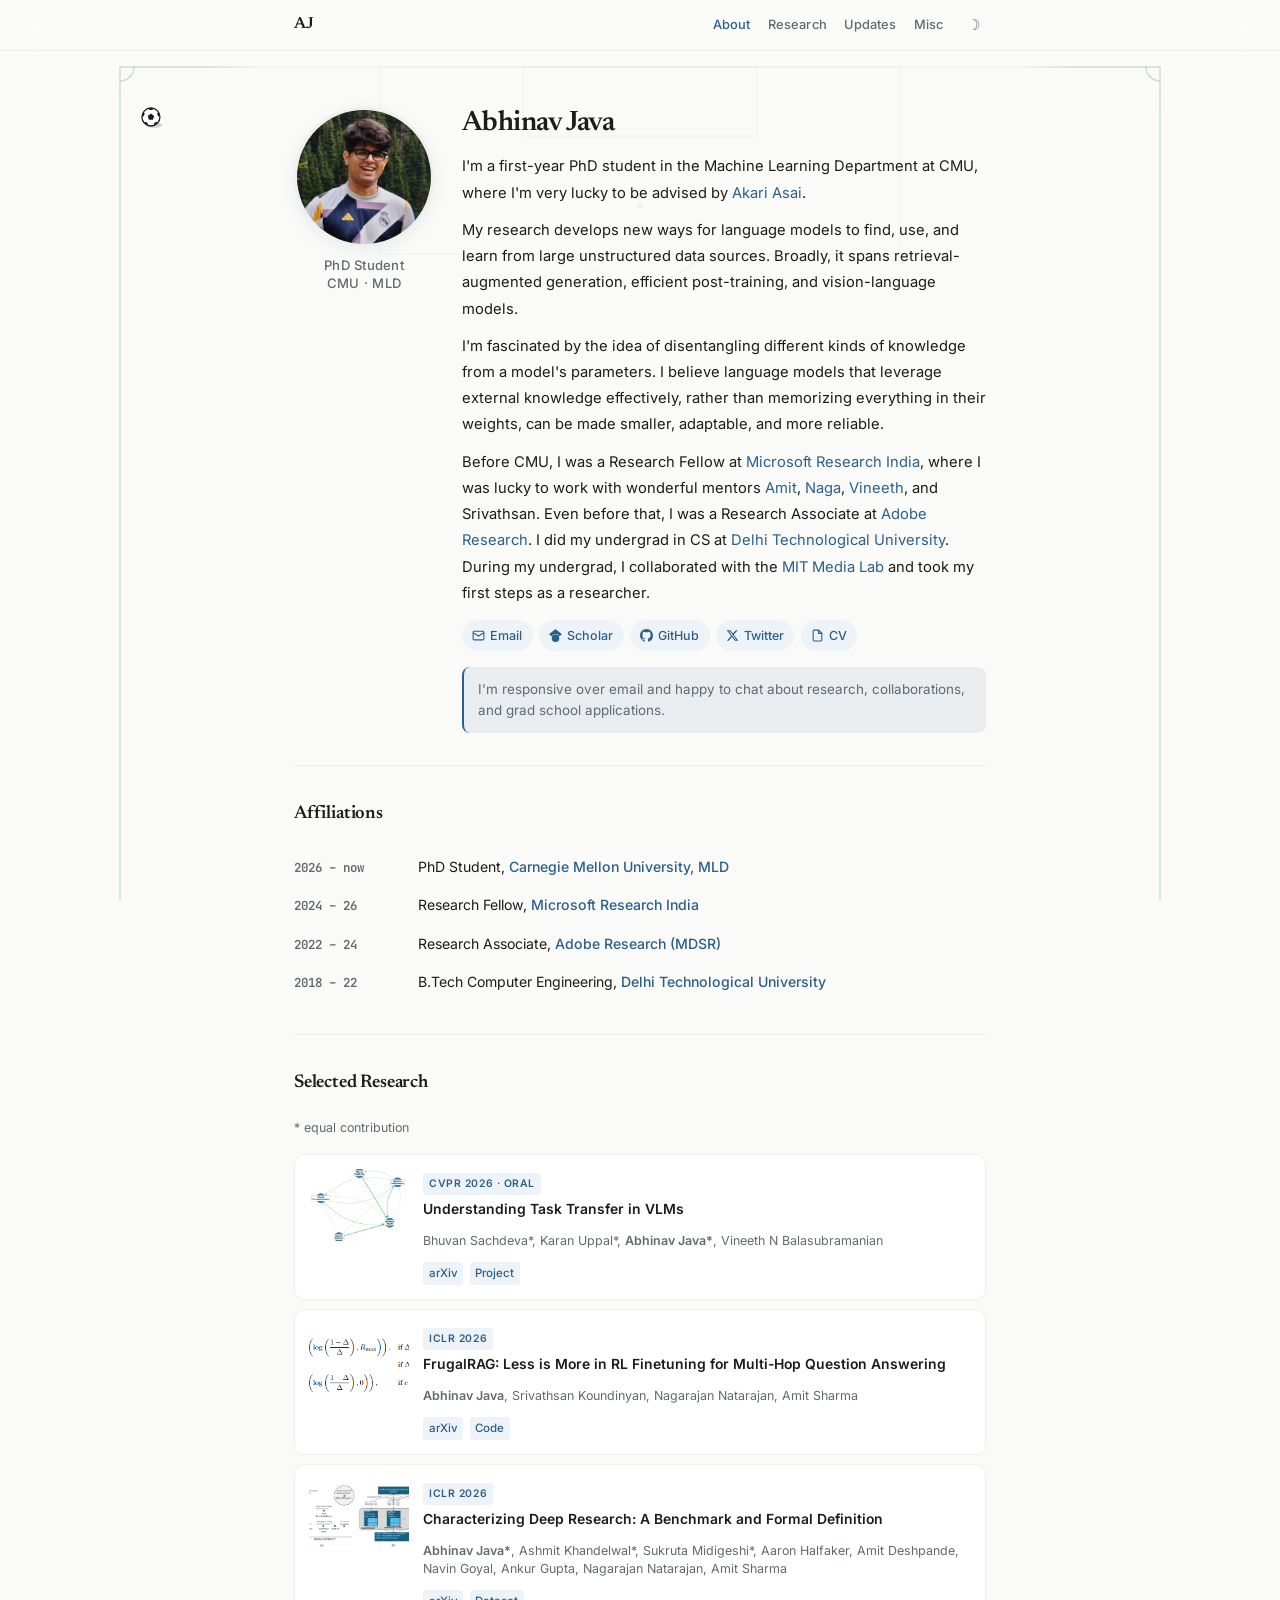
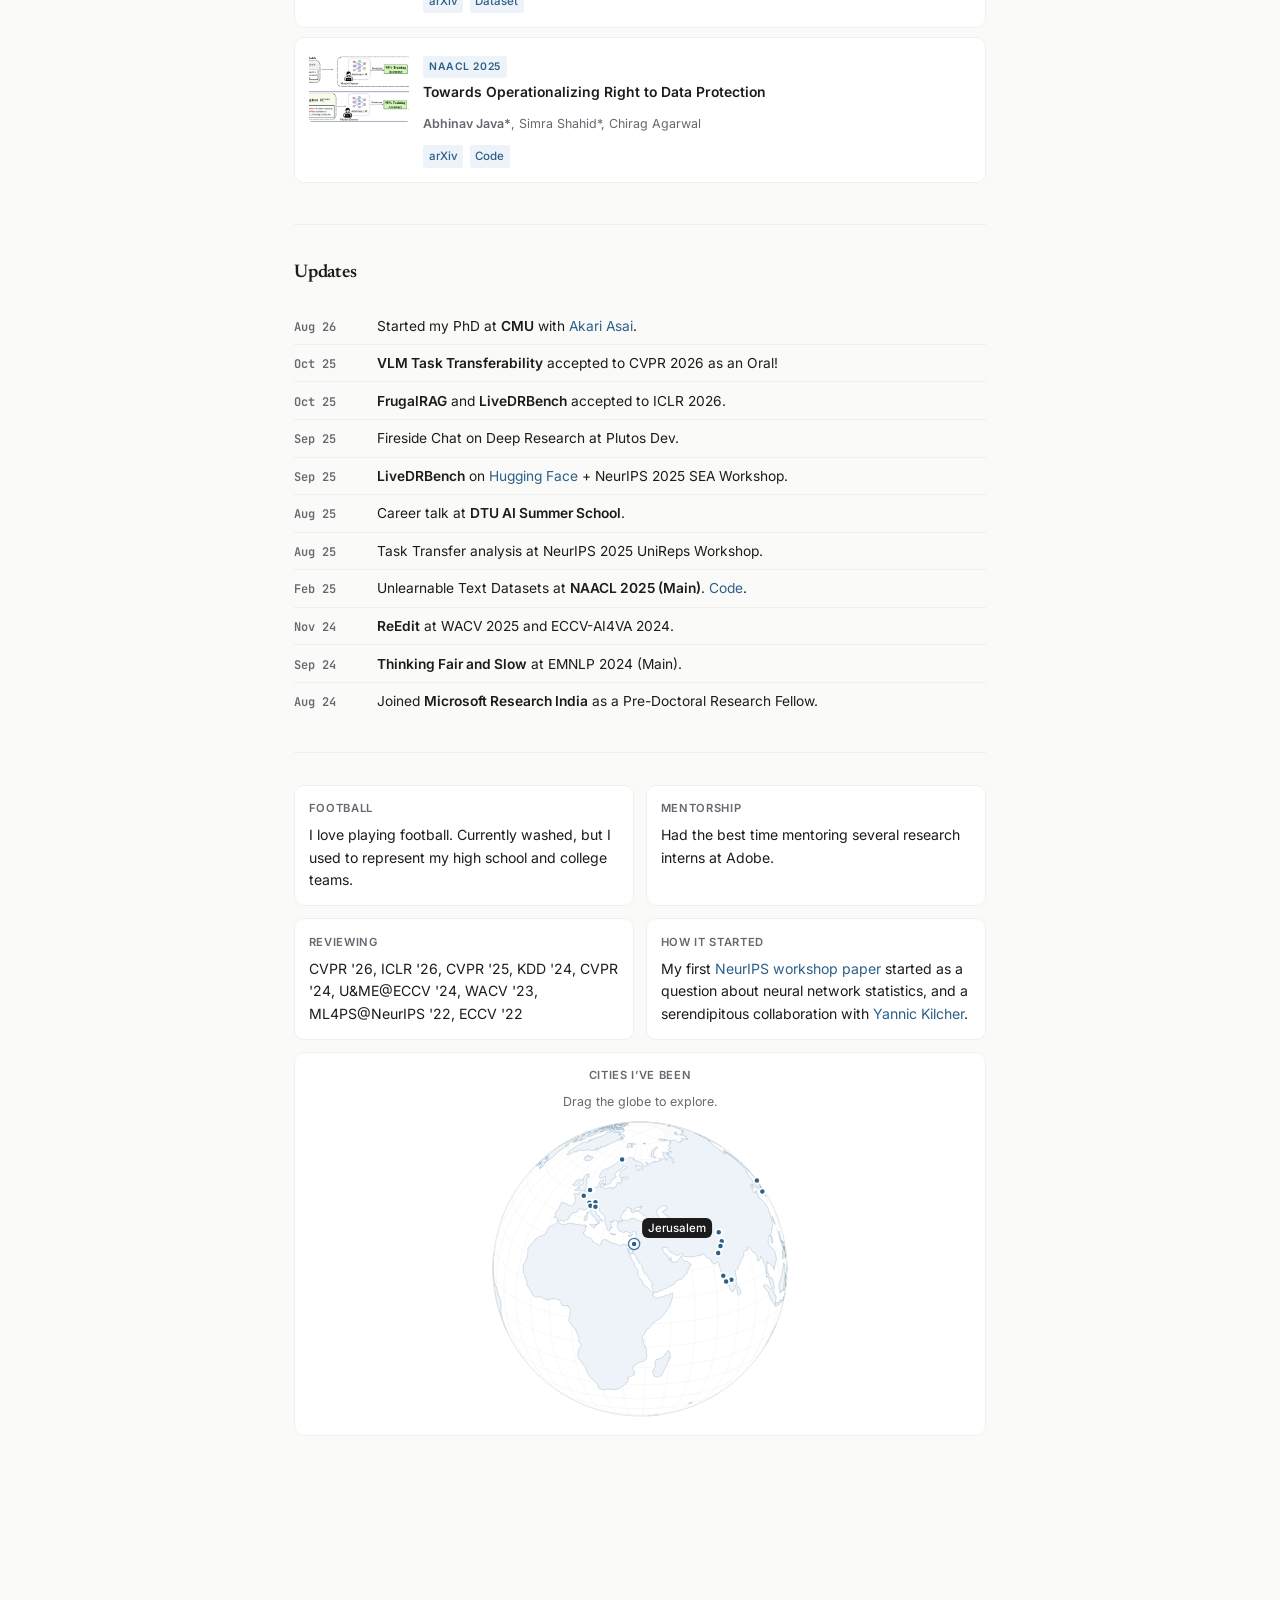
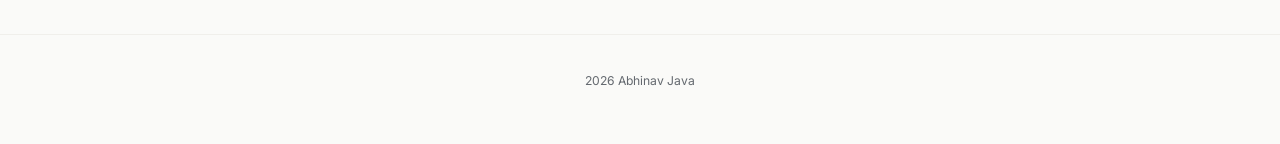
<file: index.html>
<!doctype html>
<html lang="en">
  <head>
    <meta charset="utf-8">
    <meta name="viewport" content="width=device-width, initial-scale=1.0">
    <title>Abhinav Java</title>
    <meta property="og:locale" content="en">
    <meta property="og:site_name" content="Abhinav Java">
    <meta property="og:title" content="Abhinav Java">
    <link rel="canonical" href="https://java-abhinav07.github.io/">
    <meta property="og:url" content="https://java-abhinav07.github.io/">
    <meta name="description" content="Abhinav Java — PhD student at CMU MLD. Research on language models, retrieval-augmented generation, and vision-language models.">

    <link rel="apple-touch-icon" sizes="180x180" href="images/fish.png">
    <link rel="icon" type="image/png" sizes="32x32" href="images/fish.png">
    <link rel="icon" type="image/png" sizes="16x16" href="images/fish.png">
    <link rel="manifest" href="images/site.webmanifest">
    <meta name="theme-color" content="#fafaf8">

    <link rel="stylesheet" href="https://fonts.googleapis.com/css2?family=Newsreader:ital,opsz,wght@0,6..72,400;0,6..72,500;0,6..72,600;1,6..72,400&family=Inter:wght@400;500;600;700&family=JetBrains+Mono:wght@400&family=Caveat:wght@500;600&display=swap">
    <link rel="stylesheet" href="assets/css/academicons.css"/>

    <style>
      /* ── Palette ── */
      :root {
        --bg: #fafaf8;
        --surface: #ffffff;
        --text: #1c1c1c;
        --text-dim: #64696f;
        --accent: #2c5f8a;
        --accent-soft: #e2edf6;
        --accent-glow: rgba(44, 95, 138, 0.08);
        --border: #e6e6e2;
        --border-faint: #f0efeb;
        --shadow-sm: 0 1px 3px rgba(0,0,0,0.04);
        --shadow-md: 0 4px 16px rgba(44, 95, 138, 0.08);
        --badge-bg: #edf3f8;
        --badge-text: #2c5f8a;
        --pitch: #3d8a5c;
        --r2: #c23b2a;
        --nav-glass: rgba(250, 250, 248, 0.82);
        --highlight-line: linear-gradient(90deg, #2c5f8a, #5a98c6, #2c5f8a);
        --serif: 'Newsreader', Georgia, 'Times New Roman', serif;
        --sans: 'Inter', system-ui, -apple-system, sans-serif;
        --mono: 'JetBrains Mono', 'SF Mono', 'Consolas', monospace;
        --col: 740px;
        --gutter: 24px;
      }

      @media (prefers-color-scheme: dark) {
        :root:not([data-theme="light"]) {
          --bg: #0d1117;
          --surface: #161b22;
          --text: #dde3ea;
          --text-dim: #7d8590;
          --accent: #79b8ff;
          --accent-soft: #1a2a3a;
          --accent-glow: rgba(121, 184, 255, 0.06);
          --border: #21262d;
          --border-faint: #1a1e24;
          --shadow-sm: 0 1px 3px rgba(0,0,0,0.15);
          --shadow-md: 0 4px 16px rgba(0,0,0,0.25);
          --badge-bg: #1a2a3a;
          --badge-text: #79b8ff;
          --pitch: #56b07c;
          --r2: #ff7a66;
          --nav-glass: rgba(13, 17, 23, 0.85);
          --highlight-line: linear-gradient(90deg, #79b8ff, #58a6ff, #79b8ff);
        }
      }
      :root[data-theme="dark"] {
        --bg: #0d1117;
        --surface: #161b22;
        --text: #dde3ea;
        --text-dim: #7d8590;
        --accent: #79b8ff;
        --accent-soft: #1a2a3a;
        --accent-glow: rgba(121, 184, 255, 0.06);
        --border: #21262d;
        --border-faint: #1a1e24;
        --shadow-sm: 0 1px 3px rgba(0,0,0,0.15);
        --shadow-md: 0 4px 16px rgba(0,0,0,0.25);
        --badge-bg: #1a2a3a;
        --badge-text: #79b8ff;
        --pitch: #56b07c;
        --r2: #ff7a66;
        --nav-glass: rgba(13, 17, 23, 0.85);
        --highlight-line: linear-gradient(90deg, #79b8ff, #58a6ff, #79b8ff);
      }

      /* ── Foundation ── */
      *, *::before, *::after { box-sizing: border-box; }
      html { scroll-behavior: smooth; }
      body {
        font-family: var(--sans);
        color: var(--text);
        background: var(--bg);
        margin: 0;
        font-size: 15px;
        line-height: 1.72;
        -webkit-font-smoothing: antialiased;
      }
      a { color: var(--accent); text-decoration: none; transition: color 0.15s; }
      a:hover { text-decoration: underline; }
      a:focus-visible { outline: 2px solid var(--accent); outline-offset: 2px; border-radius: 2px; }
      img { max-width: 100%; display: block; }
      strong { font-weight: 600; }

      /* ── Scroll progress ── */
      .progress-track {
        position: fixed; top: 0; left: 0; right: 0; height: 2px;
        z-index: 200; background: transparent;
      }
      .progress-bar {
        height: 100%; width: 0%;
        background: var(--highlight-line);
        background-size: 200% 100%;
        animation: shimmer 3s linear infinite;
        transition: width 0.08s linear;
      }
      @keyframes shimmer { 0%{background-position:200% 0} 100%{background-position:-200% 0} }

      /* ── Nav ── */
      .nav {
        position: sticky; top: env(safe-area-inset-top, 0px); z-index: 100;
        background: var(--nav-glass);
        backdrop-filter: blur(16px); -webkit-backdrop-filter: blur(16px);
        border-bottom: 1px solid var(--border-faint);
      }
      .nav-inner {
        max-width: var(--col); margin: 0 auto; padding: 0 var(--gutter);
        display: flex; align-items: center; justify-content: space-between;
        height: 50px;
      }
      .nav-name {
        font-family: var(--serif); font-weight: 600; font-size: 1rem;
        color: var(--text); text-decoration: none; letter-spacing: -0.015em;
      }
      .nav-name:hover { text-decoration: none; color: var(--accent); }
      .nav-right { display: flex; align-items: center; gap: 1.1rem; }
      .nav-right a {
        color: var(--text-dim); font-size: 0.8rem; font-weight: 500;
        letter-spacing: 0.01em; text-decoration: none;
      }
      .nav-right a:hover { color: var(--accent); text-decoration: none; }
      .theme-btn {
        background: none; border: none; cursor: pointer; font-size: 0.95rem;
        padding: 4px 6px; line-height: 1; color: var(--text-dim); border-radius: 6px;
        transition: background 0.15s, color 0.15s;
      }
      .theme-btn:hover { background: var(--accent-glow); color: var(--text); }
      .hamburger {
        display: none; background: none; border: none; cursor: pointer;
        padding: 4px; color: var(--text-dim);
      }
      .hamburger svg { width: 20px; height: 20px; }

      @media (max-width: 600px) {
        .hamburger { display: block; }
        .nav-right {
          display: none; position: absolute; top: 50px; left: 0; right: 0;
          background: var(--nav-glass); backdrop-filter: blur(16px);
          -webkit-backdrop-filter: blur(16px);
          flex-direction: column; padding: 0.75rem var(--gutter) 1rem;
          border-bottom: 1px solid var(--border-faint); gap: 0.5rem;
        }
        .nav-right.open { display: flex; }
        .nav-right a { font-size: 0.88rem; }
      }

      /* ── Wrapper ── */
      .col { max-width: var(--col); margin: 0 auto; padding-inline: var(--gutter); }

      /* ── Hero ── */
      .hero { padding: 3.5rem 0 2rem; }
      .hero-row { display: flex; gap: 1.75rem; align-items: flex-start; }
      .hero-photo {
        flex-shrink: 0; display: flex; flex-direction: column;
        align-items: center; gap: 0.55rem; width: 140px;
      }
      .hero-img {
        width: 140px; height: 140px; border-radius: 50%;
        object-fit: cover; border: 3px solid var(--border-faint);
        box-shadow: var(--shadow-md);
      }
      .hero-caption {
        margin: 0; text-align: center; font-size: 0.82rem; font-weight: 500;
        letter-spacing: 0.02em; color: var(--text-dim); line-height: 1.4;
      }
      .hero-body { flex: 1; min-width: 0; }
      .hero-body h1 {
        font-family: var(--serif); font-size: 1.75rem; font-weight: 600;
        margin: 0 0 0.8rem; letter-spacing: -0.02em; line-height: 1.2;
      }
      .hero-prose { font-size: 0.92rem; line-height: 1.78; }
      .hero-prose p { margin: 0 0 0.7rem; }

      .pill-row { display: flex; flex-wrap: wrap; gap: 0.4rem; margin-top: 0.9rem; }
      .pill {
        display: inline-flex; align-items: center; gap: 0.3rem;
        padding: 0.3rem 0.65rem; border-radius: 20px;
        font-size: 0.78rem; font-weight: 500;
        color: var(--badge-text); background: var(--badge-bg);
        text-decoration: none; transition: background 0.15s, box-shadow 0.15s;
      }
      .pill:hover { background: var(--accent-soft); box-shadow: var(--shadow-sm); text-decoration: none; }
      .pill svg { width: 13px; height: 13px; flex-shrink: 0; }

      .aside-box {
        margin-top: 1rem; padding: 0.7rem 0.9rem;
        background: var(--accent-glow); border-radius: 8px;
        font-size: 0.84rem; color: var(--text-dim); line-height: 1.6;
        border-left: 2px solid var(--accent);
      }

      @media (max-width: 600px) {
        .hero { padding: 2rem 0 1.5rem; }
        .hero-row { flex-direction: column; align-items: center; text-align: center; gap: 1rem; }
        .hero-photo { width: 110px; }
        .hero-img { width: 110px; height: 110px; }
        .hero-body h1 { font-size: 1.45rem; }
        .pill-row { justify-content: center; }
        .aside-box { text-align: left; }
      }

      /* ── Sections ── */
      .section { padding: 2rem 0; border-top: 1px solid var(--border-faint); }
      .section-head {
        font-family: var(--serif); font-size: 1.15rem; font-weight: 600;
        margin: 0 0 1.15rem; letter-spacing: -0.01em; color: var(--text);
      }


      /* ── Timeline ── */
      .tl { display: flex; flex-direction: column; gap: 0; }
      .tl-row { display: flex; gap: 0.9rem; padding: 0.5rem 0; align-items: baseline; }
      .tl-when {
        flex-shrink: 0; width: 110px; font-size: 0.78rem; font-weight: 600;
        color: var(--text-dim); font-variant-numeric: tabular-nums;
        font-family: var(--mono);
      }
      .tl-what { font-size: 0.88rem; line-height: 1.6; }
      .tl-what a { font-weight: 500; }
      @media (max-width: 600px) {
        .tl-row { flex-wrap: wrap; gap: 0.4rem; }
        .tl-when { width: auto; }
      }

      /* ── Papers ── */
      .paper {
        display: flex; gap: 0.9rem; padding: 0.85rem;
        border-radius: 10px; background: var(--surface);
        border: 1px solid var(--border-faint); margin-bottom: 0.6rem;
        transition: box-shadow 0.25s, border-color 0.25s, transform 0.25s;
      }
      .paper:hover {
        box-shadow: var(--shadow-md); border-color: var(--border);
        transform: translateY(-1px);
      }
      .paper-img {
        flex-shrink: 0; width: 100px; height: 72px;
        border-radius: 6px; object-fit: cover; background: var(--accent-glow);
      }
      .paper-body { flex: 1; min-width: 0; }
      .paper-venue {
        display: inline-block; font-size: 0.65rem; font-weight: 600;
        letter-spacing: 0.05em; text-transform: uppercase;
        color: var(--badge-text); background: var(--badge-bg);
        padding: 0.12rem 0.4rem; border-radius: 3px; margin-bottom: 0.2rem;
      }
      .paper-title {
        font-weight: 600; font-size: 0.87rem; margin: 0.15rem 0;
        line-height: 1.35; color: var(--text);
      }
      .paper-auth { font-size: 0.78rem; color: var(--text-dim); line-height: 1.45; }
      .paper-acts { display: flex; gap: 0.4rem; margin-top: 0.3rem; flex-wrap: wrap; }
      .paper-acts a {
        font-size: 0.72rem; font-weight: 500; padding: 0.1rem 0.35rem;
        border-radius: 3px; background: var(--badge-bg); color: var(--accent);
        text-decoration: none; transition: background 0.15s;
      }
      .paper-acts a:hover { background: var(--accent-soft); text-decoration: none; }

      @media (max-width: 600px) {
        .paper { flex-direction: column; }
        .paper-img { width: 100%; height: 110px; }
      }

      /* ── News ── */
      .news { display: flex; flex-direction: column; gap: 0; }
      .news-row {
        display: flex; gap: 0.7rem; padding: 0.45rem 0;
        align-items: baseline; font-size: 0.86rem; line-height: 1.6;
        border-bottom: 1px solid var(--border-faint);
      }
      .news-row:last-child { border-bottom: none; }
      .news-when {
        flex-shrink: 0; width: 72px; font-size: 0.75rem; font-weight: 600;
        color: var(--text-dim); font-variant-numeric: tabular-nums;
        font-family: var(--mono);
      }
      .news-what { flex: 1; }
      @media (max-width: 600px) {
        .news-row { flex-direction: column; gap: 0.05rem; }
        .news-when { width: auto; }
      }

      /* ── Misc / personality ── */
      .misc-grid { display: grid; grid-template-columns: 1fr 1fr; gap: 0.75rem; }
      .misc-card {
        padding: 0.85rem; border-radius: 10px; background: var(--surface);
        border: 1px solid var(--border-faint);
      }
      .misc-label {
        font-size: 0.7rem; font-weight: 600; text-transform: uppercase;
        letter-spacing: 0.06em; color: var(--text-dim); margin-bottom: 0.35rem;
      }
      .misc-val { font-size: 0.88rem; line-height: 1.6; }
      @media (max-width: 600px) {
        .misc-grid { grid-template-columns: 1fr; }
      }

      /* ── Footer ── */
      .foot {
        border-top: 1px solid var(--border-faint); padding: 1.5rem 0 2.5rem;
        margin-top: 1rem; text-align: center;
        font-size: 0.76rem; color: var(--text-dim);
      }
      .foot a { color: var(--accent); }

      /* ── Gallery (hidden for now) ── */
      .gallery-grid {
        display: grid; grid-template-columns: repeat(3, 1fr); gap: 0.75rem;
      }
      .gallery-slot {
        aspect-ratio: 4/3; background: var(--accent-glow); border-radius: 10px;
        display: flex; align-items: center; justify-content: center;
        overflow: hidden; border: 2px dashed var(--border);
      }
      .gallery-slot:hover { border-color: var(--accent); }
      .gallery-slot img { width: 100%; height: 100%; object-fit: cover; border-radius: 8px; }
      .gallery-ph { font-size: 0.75rem; color: var(--text-dim); opacity: 0.5; }
      @media (max-width: 600px) { .gallery-grid { grid-template-columns: 1fr 1fr; } }
      /* ── Pitch (scroll background) ── */
      #pitch { position: fixed; inset: 0; width: 100%; height: 100%; pointer-events: none; z-index: 0; }
      main.col, .foot { position: relative; z-index: 1; }
      main.col { padding-bottom: 150px; }  /* room in front of the goal for the finish */
      .siuuu {
        position: fixed; left: 0; top: 0; z-index: 50; pointer-events: none;
        font-family: 'Caveat', 'Comic Sans MS', cursive; font-weight: 600;
        font-size: 1.35rem; line-height: 1; color: var(--r2); white-space: nowrap;
        text-shadow: 0 0 6px var(--bg), 0 0 12px var(--bg);
      }
      @media (max-width: 1000px) { .siuuu { font-size: 1.15rem; } }

      /* ── Places globe ── */
      .places {
        margin-top: 0.75rem; padding: 0.85rem 0.85rem 1rem; border-radius: 10px;
        background: var(--surface); border: 1px solid var(--border-faint); text-align: center;
      }
      .places-sub { font-size: 0.78rem; color: var(--text-dim); margin: 0.05rem 0 0.4rem; }
      .globe-wrap { width: 100%; max-width: 300px; aspect-ratio: 1; margin-inline: auto; }
      #globe { display: block; width: 100%; height: 100%; cursor: grab; touch-action: pan-y; }
      #globe.dragging { cursor: grabbing; }
    </style>
  </head>

  <body>
    <div class="progress-track"><div class="progress-bar" id="progressBar"></div></div>
    <canvas id="pitch" aria-hidden="true"></canvas>

    <!-- ── Nav ── -->
    <nav class="nav">
      <div class="nav-inner">
        <a href="#" class="nav-name">AJ</a>
        <button class="hamburger" id="hamburger" aria-label="Menu" aria-expanded="false">
          <svg viewBox="0 0 20 20" fill="currentColor"><path fill-rule="evenodd" d="M3 5a1 1 0 011-1h12a1 1 0 010 2H4a1 1 0 01-1-1zm0 5a1 1 0 011-1h12a1 1 0 010 2H4a1 1 0 01-1-1zm0 5a1 1 0 011-1h12a1 1 0 010 2H4a1 1 0 01-1-1z" clip-rule="evenodd"/></svg>
        </button>
        <div class="nav-right" id="navRight">
          <a href="#about">About</a>
          <a href="#work">Research</a>
          <a href="#news">Updates</a>
          <a href="#misc">Misc</a>
          <button class="theme-btn" id="themeBtn" aria-label="Toggle theme" title="Toggle theme">&#9789;</button>
        </div>
      </div>
    </nav>

    <main class="col">

      <!-- ═══════════ HERO ═══════════ -->
      <section class="hero" id="about">
        <div class="hero-row">
          <div class="hero-photo">
            <img class="hero-img" src="assets/me.jpg" alt="Abhinav Java" width="140" height="140">
            <p class="hero-caption">PhD Student<br>CMU &middot; MLD</p>
          </div>
          <div class="hero-body">
            <h1>Abhinav Java</h1>

            <div class="hero-prose">
              <p>I'm a first-year PhD student in the Machine Learning Department at CMU, where I'm very lucky to be advised by <a href="https://akariasai.github.io/" target="_blank">Akari Asai</a>.</p>

              <p>My research develops new ways for language models to find, use, and learn from large unstructured data sources. Broadly, it spans retrieval-augmented generation, efficient post-training, and vision-language models.</p>

              <p>I'm fascinated by the idea of disentangling different kinds of knowledge from a model's parameters. I believe language models that leverage external knowledge effectively, rather than memorizing everything in their weights, can be made smaller, adaptable, and more reliable.</p>
                
                <p>Before CMU, I was a Research Fellow at <a href="https://www.microsoft.com/en-us/research/lab/microsoft-research-india/" target="_blank">Microsoft Research India</a>, where I was lucky to work with wonderful mentors <a href="https://amitsharma.in/" target="_blank">Amit</a>, <a href="https://www.microsoft.com/en-us/research/people/nagarajn/" target="_blank">Naga</a>, <a href="https://people.iith.ac.in/vineethnb/" target="_blank">Vineeth</a>, and Srivathsan. Even before that, I was a Research Associate at <a href="https://adobe.mdsr.live/" target="_blank">Adobe Research</a>. I did my undergrad in CS at <a href="https://dtu.ac.in/" target="_blank">Delhi Technological University</a>. During my undergrad, I collaborated with the <a href="https://www.media.mit.edu/groups/camera-culture/overview/" target="_blank">MIT Media Lab</a> and took my first steps as a researcher.</p>
            </div>

            <div class="pill-row">
              <a class="pill" href="mailto:ajava@andrew.cmu.edu">
                <svg viewBox="0 0 24 24" fill="none" stroke="currentColor" stroke-width="2"><rect x="2" y="4" width="20" height="16" rx="2"/><path d="M22 7l-10 6L2 7"/></svg>
                Email
              </a>
              <a class="pill" href="https://scholar.google.com/citations?user=g--_R9wAAAAJ&hl=en" target="_blank">
                <svg viewBox="0 0 24 24" fill="currentColor"><path d="M12 24a7 7 0 1 1 0-14 7 7 0 0 1 0 14zm0-24L0 9.5l4.838 3.94A8 8 0 0 1 12 9a8 8 0 0 1 7.162 4.44L24 9.5z"/></svg>
                Scholar
              </a>
              <a class="pill" href="https://github.com/java-abhinav07" target="_blank">
                <svg viewBox="0 0 24 24" fill="currentColor"><path d="M12 0C5.37 0 0 5.37 0 12c0 5.31 3.435 9.795 8.205 11.385.6.105.825-.255.825-.57 0-.285-.015-1.23-.015-2.235-3.015.555-3.795-.735-4.035-1.41-.135-.345-.72-1.41-1.23-1.695-.42-.225-1.02-.78-.015-.795.945-.015 1.62.87 1.845 1.23 1.08 1.815 2.805 1.305 3.495.99.105-.78.42-1.305.765-1.605-2.67-.3-5.46-1.335-5.46-5.925 0-1.305.465-2.385 1.23-3.225-.12-.3-.54-1.53.12-3.18 0 0 1.005-.315 3.3 1.23.96-.27 1.98-.405 3-.405s2.04.135 3 .405c2.295-1.56 3.3-1.23 3.3-1.23.66 1.65.24 2.88.12 3.18.765.84 1.23 1.905 1.23 3.225 0 4.605-2.805 5.625-5.475 5.925.435.375.81 1.095.81 2.22 0 1.605-.015 2.895-.015 3.3 0 .315.225.69.825.57A12.02 12.02 0 0 0 24 12c0-6.63-5.37-12-12-12z"/></svg>
                GitHub
              </a>
              <a class="pill" href="https://x.com/abhinav_java" target="_blank">
                <svg viewBox="0 0 24 24" fill="currentColor"><path d="M18.244 2.25h3.308l-7.227 8.26 8.502 11.24H16.17l-5.214-6.817L4.99 21.75H1.68l7.73-8.835L1.254 2.25H8.08l4.713 6.231zm-1.161 17.52h1.833L7.084 4.126H5.117z"/></svg>
                Twitter
              </a>
              <a class="pill" href="assets/AbhinavCV_2025.pdf" target="_blank">
                <svg viewBox="0 0 24 24" fill="none" stroke="currentColor" stroke-width="2"><path d="M14 2H6a2 2 0 00-2 2v16a2 2 0 002 2h12a2 2 0 002-2V8z"/><polyline points="14 2 14 8 20 8"/></svg>
                CV
              </a>
            </div>

            <div class="aside-box">
              I'm responsive over email and happy to chat about research, collaborations, and grad school applications.
            </div>
          </div>
        </div>
      </section>

      <!-- ═══════════ AFFILIATIONS ═══════════ -->
      <section class="section" id="affiliations">
        <h2 class="section-head">Affiliations</h2>
        <div class="tl">
          <div class="tl-row">
            <span class="tl-when">2026 &ndash; now</span>
            <div class="tl-what">PhD Student, <a href="https://www.ml.cmu.edu/" target="_blank">Carnegie Mellon University, MLD</a></div>
          </div>
          <div class="tl-row">
            <span class="tl-when">2024 &ndash; 26</span>
            <div class="tl-what">Research Fellow, <a href="https://www.microsoft.com/en-us/research/lab/microsoft-research-india/" target="_blank">Microsoft Research India</a></div>
          </div>
          <div class="tl-row">
            <span class="tl-when">2022 &ndash; 24</span>
            <div class="tl-what">Research Associate, <a href="https://adobe.mdsr.live/" target="_blank">Adobe Research (MDSR)</a></div>
          </div>
          <div class="tl-row">
            <span class="tl-when">2018 &ndash; 22</span>
            <div class="tl-what">B.Tech Computer Engineering, <a href="https://dtu.ac.in/" target="_blank">Delhi Technological University</a></div>
          </div>
        </div>
      </section>

      <!-- ═══════════ SELECTED RESEARCH ═══════════ -->
      <section class="section" id="work">
        <h2 class="section-head">Selected Research</h2>
        <p style="font-size:0.78rem; color:var(--text-dim); margin:0 0 1rem;">* equal contribution</p>

        <div class="paper">
          <img class="paper-img" src="images/nicons/task-transfer.png" alt="">
          <div class="paper-body">
            <span class="paper-venue">CVPR 2026 &middot; Oral</span>
            <p class="paper-title">Understanding Task Transfer in VLMs</p>
            <p class="paper-auth">Bhuvan Sachdeva*, Karan Uppal*, <strong>Abhinav Java*</strong>, Vineeth N Balasubramanian</p>
            <div class="paper-acts">
              <a href="https://arxiv.org/abs/2511.18787" target="_blank">arXiv</a>
              <a href="https://bhuvan-21.github.io/task-transfer-vlms/" target="_blank">Project</a>
            </div>
          </div>
        </div>

        <div class="paper">
          <img class="paper-img" src="images/nicons/frugalrag.png" alt="">
          <div class="paper-body">
            <span class="paper-venue">ICLR 2026</span>
            <p class="paper-title">FrugalRAG: Less is More in RL Finetuning for Multi-Hop Question Answering</p>
            <p class="paper-auth"><strong>Abhinav Java</strong>, Srivathsan Koundinyan, Nagarajan Natarajan, Amit Sharma</p>
            <div class="paper-acts">
              <a href="https://arxiv.org/abs/2507.07634" target="_blank">arXiv</a>
              <a href="https://github.com/microsoft/FrugalRAG" target="_blank">Code</a>
            </div>
          </div>
        </div>

        <div class="paper">
          <img class="paper-img" src="images/nicons/livedrbench.png" alt="">
          <div class="paper-body">
            <span class="paper-venue">ICLR 2026</span>
            <p class="paper-title">Characterizing Deep Research: A Benchmark and Formal Definition</p>
            <p class="paper-auth"><strong>Abhinav Java*</strong>, Ashmit Khandelwal*, Sukruta Midigeshi*, Aaron Halfaker, Amit Deshpande, Navin Goyal, Ankur Gupta, Nagarajan Natarajan, Amit Sharma</p>
            <div class="paper-acts">
              <a href="https://arxiv.org/abs/2508.04183" target="_blank">arXiv</a>
              <a href="https://huggingface.co/datasets/microsoft/LiveDRBench" target="_blank">Dataset</a>
            </div>
          </div>
        </div>

        <div class="paper">
          <img class="paper-img" src="images/nicons/regtext.png" alt="">
          <div class="paper-body">
            <span class="paper-venue">NAACL 2025</span>
            <p class="paper-title">Towards Operationalizing Right to Data Protection</p>
            <p class="paper-auth"><strong>Abhinav Java*</strong>, Simra Shahid*, Chirag Agarwal</p>
            <div class="paper-acts">
              <a href="https://arxiv.org/abs/2411.08506" target="_blank">arXiv</a>
              <a href="https://github.com/AikyamLab/regtext" target="_blank">Code</a>
            </div>
          </div>
        </div>

        <!-- Older papers (hidden; remove the comment markers to show them again)
        <div class="paper">
          <img class="paper-img" src="images/nicons/reedit.png" alt="">
          <div class="paper-body">
            <span class="paper-venue">WACV 2025</span>
            <p class="paper-title">ReEdit: Multimodal Exemplar-Based Image Editing</p>
            <p class="paper-auth">Ashutosh Srivastava*, Tarun Menta*, <strong>Abhinav Java*</strong>, Avadhoot Jadhav, Silky Singh, Surgan Jandial, Balaji Krishnamurthy</p>
            <div class="paper-acts">
              <a href="https://arxiv.org/abs/2411.03982" target="_blank">arXiv</a>
              <a href="https://reedit-diffusion.github.io/" target="_blank">Project</a>
            </div>
          </div>
        </div>

        <div class="paper">
          <img class="paper-img" src="images/nicons/cafie.png" alt="">
          <div class="paper-body">
            <span class="paper-venue">AAAI 2024</span>
            <p class="paper-title">All Should Be Equal in the Eyes of LMs: Counterfactually Aware Fair Text Generation</p>
            <p class="paper-auth">Pragyan Banerjee*, <strong>Abhinav Java*</strong>, Surgan Jandial*, Simra Shahid*, Shaz Furniturewala, Balaji Krishnamurthy, Sumit Bhatia</p>
            <div class="paper-acts">
              <a href="https://arxiv.org/abs/2311.05451" target="_blank">arXiv</a>
              <a href="https://github.com/banerjeepragyan/CAFIE/" target="_blank">Code</a>
            </div>
          </div>
        </div>

        <div class="paper">
          <img class="paper-img" src="images/nicons/monomer.png" alt="">
          <div class="paper-body">
            <span class="paper-venue">WACV 2023</span>
            <p class="paper-title">One Shot Doc Snippet Detection: Powering Search in Document Beyond Text</p>
            <p class="paper-auth"><strong>Abhinav Java</strong>, Shripad Deshmukh, Milan Aggarwal, Surgan Jandial, Mausoom Sarkar, Balaji Krishnamurthy</p>
            <div class="paper-acts">
              <a href="https://openaccess.thecvf.com/content/WACV2023/papers/Java_One-Shot_Doc_Snippet_Detection_Powering_Search_in_Document_Beyond_Text_WACV_2023_paper.pdf" target="_blank">Paper</a>
            </div>
          </div>
        </div>

        <div class="paper">
          <img class="paper-img" src="images/nicons/cbns.png" alt="">
          <div class="paper-body">
            <span class="paper-venue">ECCV 2022</span>
            <p class="paper-title">Learning to Censor by Noisy Sampling</p>
            <p class="paper-auth">Ayush Chopra, <strong>Abhinav Java</strong>, Abhishek Singh, Vivek Sharma, Ramesh Raskar</p>
            <div class="paper-acts">
              <a href="https://arxiv.org/abs/2203.12192" target="_blank">arXiv</a>
              <a href="https://github.com/java-abhinav07/CBNS-ECCV2022" target="_blank">Code</a>
            </div>
          </div>
        </div>

        <div class="paper">
          <img class="paper-img" src="images/nicons/benford.png" alt="">
          <div class="paper-body">
            <span class="paper-venue">NeurIPS Workshop 2022</span>
            <p class="paper-title">Rethinking Neural Networks With Benford's Law</p>
            <p class="paper-auth">Surya Kant Sahu, <strong>Abhinav Java</strong>, Arshad Shaikh, Yannic Kilcher</p>
            <div class="paper-acts">
              <a href="https://arxiv.org/pdf/2102.03313" target="_blank">arXiv</a>
              <a href="https://github.com/The-Learning-Machines/RethinkingNNsWithBL" target="_blank">Code</a>
            </div>
          </div>
        </div>
        -->
      </section>

      <!-- ═══════════ NEWS ═══════════ -->
      <section class="section" id="news">
        <h2 class="section-head">Updates</h2>
        <div class="news">
          <div class="news-row"><span class="news-when">Aug 26</span><div class="news-what">Started my PhD at <strong>CMU</strong> with <a href="https://akariasai.github.io/" target="_blank">Akari Asai</a>.</div></div>
          <div class="news-row"><span class="news-when">Oct 25</span><div class="news-what"><strong>VLM Task Transferability</strong> accepted to CVPR 2026 as an Oral!</div></div>
          <div class="news-row"><span class="news-when">Oct 25</span><div class="news-what"><strong>FrugalRAG</strong> and <strong>LiveDRBench</strong> accepted to ICLR 2026.</div></div>
          <div class="news-row"><span class="news-when">Sep 25</span><div class="news-what">Fireside Chat on Deep Research at Plutos Dev.</div></div>
          <div class="news-row"><span class="news-when">Sep 25</span><div class="news-what"><strong>LiveDRBench</strong> on <a href="https://huggingface.co/datasets/microsoft/LiveDRBench" target="_blank">Hugging Face</a> + NeurIPS 2025 SEA Workshop.</div></div>
          <div class="news-row"><span class="news-when">Aug 25</span><div class="news-what">Career talk at <strong>DTU AI Summer School</strong>.</div></div>
          <div class="news-row"><span class="news-when">Aug 25</span><div class="news-what">Task Transfer analysis at NeurIPS 2025 UniReps Workshop.</div></div>
          <div class="news-row"><span class="news-when">Feb 25</span><div class="news-what">Unlearnable Text Datasets at <strong>NAACL 2025 (Main)</strong>. <a href="https://github.com/AikyamLab/regtext" target="_blank">Code</a>.</div></div>
          <div class="news-row"><span class="news-when">Nov 24</span><div class="news-what"><strong>ReEdit</strong> at WACV 2025 and ECCV-AI4VA 2024.</div></div>
          <div class="news-row"><span class="news-when">Sep 24</span><div class="news-what"><strong>Thinking Fair and Slow</strong> at EMNLP 2024 (Main).</div></div>
          <div class="news-row"><span class="news-when">Aug 24</span><div class="news-what">Joined <strong>Microsoft Research India</strong> as a Pre-Doctoral Research Fellow.</div></div>
        </div>
      </section>

      <!-- ═══════════ MISC ═══════════ -->
      <section class="section" id="misc">
        <div class="misc-grid">
          <div class="misc-card">
            <div class="misc-label">Football</div>
            <div class="misc-val">I love playing football. Currently washed, but I used to represent my high school and college teams.</div>
          </div>
          <div class="misc-card">
            <div class="misc-label">Mentorship</div>
            <div class="misc-val">Had the best time mentoring several research interns at Adobe.</div>
          </div>
          <div class="misc-card">
            <div class="misc-label">Reviewing</div>
            <div class="misc-val">CVPR '26, ICLR '26, CVPR '25, KDD '24, CVPR '24, U&ME@ECCV '24, WACV '23, ML4PS@NeurIPS '22, ECCV '22</div>
          </div>
          <div class="misc-card">
            <div class="misc-label">How it started</div>
            <div class="misc-val">My first <a href="https://arxiv.org/abs/2102.03313" target="_blank">NeurIPS workshop paper</a> started as a question about neural network statistics, and a serendipitous collaboration with <a href="https://www.youtube.com/@YannicKilcher" target="_blank">Yannic Kilcher</a>.</div>
          </div>
        </div>
        <div class="places" id="places">
          <div class="misc-label">Cities I&rsquo;ve been</div>
          <p class="places-sub">Drag the globe to explore.</p>
          <div class="globe-wrap" id="globeWrap"><canvas id="globe" role="img" aria-label="Globe marking 37 cities I have travelled to"></canvas></div>
          <script type="application/json" id="placesData">[["Delhi",28.61,77.21],["Bengaluru",12.97,77.59], ["Goa",15.4,73.9],["Mangalore",12.91,74.86],["Spiti",32.23,78.07],["Kullu",31.96,77.11],["Manali",32.24,77.19],["Jaipur",26.91,75.79],["Udaipur",24.59,73.71],["Paris",48.86,2.35],["Amsterdam",52.37,4.9],["Utrecht",52.09,5.12],["Rotterdam",51.92,4.48],["Interlaken",46.69,7.86],["Grindelwald",46.62,8.04],["Lauterbrunnen",46.59,7.91],["Innsbruck",47.27,11.4],["Milan",45.46,9.19],["Venice",45.44,12.32],["Tromsø",69.65,18.96],["Senjahopen",69.48,17.55],["San Francisco",37.77,-122.42],["Los Angeles",34.05,-118.24],["San Diego",32.72,-117.16],["Vancouver",49.28,-123.12],["Whistler",50.12,-122.95],["Pittsburgh",40.44,-79.99],["New York City",40.71,-74.01],["Tokyo",35.68,139.69],["Fukuoka",33.59,130.4],["Tel Aviv",32.09,34.78],["Jerusalem",31.77,35.21],["Rio de Janeiro",-22.91,-43.17],["São Paulo",-23.55,-46.63]]</script>
        </div>
      </section>

      <!-- ═══════════ GALLERY (commented out — uncomment when photos are ready) ═══════════ -->
      <!--
      <section class="section" id="gallery">
        <h2 class="section-head">Snapshots</h2>
        <p style="font-size:0.88rem; color:var(--text-dim); margin:0 0 0.75rem;">Travels, football grounds, and moments off the clock.</p>
        <div class="gallery-grid">
          <div class="gallery-slot"><span class="gallery-ph">Travel photo</span></div>
          <div class="gallery-slot"><span class="gallery-ph">Football ground</span></div>
          <div class="gallery-slot"><span class="gallery-ph">Travel photo</span></div>
          <div class="gallery-slot"><span class="gallery-ph">Football ground</span></div>
          <div class="gallery-slot"><span class="gallery-ph">Travel photo</span></div>
          <div class="gallery-slot"><span class="gallery-ph">Football ground</span></div>
        </div>
      </section>
      -->

    </main>

    <footer class="foot">
      <div class="col">
        <p>2026 Abhinav Java</p>
      </div>
    </footer>

    <script>
    (function(){
      /* ── Progress bar ── */
      var bar = document.getElementById('progressBar');
      function onScroll() {
        var h = document.documentElement.scrollHeight - window.innerHeight;
        bar.style.width = (h > 0 ? (window.scrollY / h) * 100 : 0) + '%';
      }
      window.addEventListener('scroll', onScroll, {passive:true});

      /* ── Theme ── */
      var btn = document.getElementById('themeBtn');
      function getTheme(){ try{return localStorage.getItem('aj-theme')}catch(e){return null} }
      function setTheme(t){
        document.documentElement.setAttribute('data-theme', t);
        btn.textContent = t==='dark' ? '☀️' : '☽';
        btn.setAttribute('aria-pressed', t==='dark'?'true':'false');
        try{localStorage.setItem('aj-theme',t)}catch(e){}
      }
      var s = getTheme();
      if(s==='dark'||s==='light') setTheme(s); else btn.textContent='☽';
      btn.addEventListener('click', function(){
        var c = document.documentElement.getAttribute('data-theme');
        setTheme(c==='dark'?'light':'dark');
      });

      /* ── Mobile nav ── */
      var ham = document.getElementById('hamburger');
      var nr = document.getElementById('navRight');
      ham.addEventListener('click', function(){
        var open = nr.classList.toggle('open');
        ham.setAttribute('aria-expanded', open?'true':'false');
      });
      nr.querySelectorAll('a').forEach(function(a){
        a.addEventListener('click', function(){ nr.classList.remove('open'); ham.setAttribute('aria-expanded','false'); });
      });

      /* ── Active nav on scroll ── */
      var secs = document.querySelectorAll('section[id]');
      function hlNav(){
        var y = window.scrollY + 70;
        secs.forEach(function(sec){
          var top = sec.offsetTop, h = sec.offsetHeight, id = sec.id;
          var link = document.querySelector('.nav-right a[href="#'+id+'"]');
          if(link){ link.style.color = (y>=top && y<top+h) ? 'var(--accent)' : ''; }
        });
      }
      window.addEventListener('scroll', hlNav, {passive:true});
      hlNav();
    })();
    </script>

    <!-- Analytics (preserved from original) -->
    <script src="assets/js/globe-lib.min.js"></script>
    <script src="assets/js/land-110m.js"></script>
    <script>
    /* ── Pitch: faint football pitch behind the page, a ball passed down as you scroll ── */
    (function(){
      var cv = document.getElementById('pitch');
      if (!cv || !cv.getContext) return;
      var ctx = cv.getContext('2d'), root = document.documentElement;
      var main = document.querySelector('main'), foot = document.querySelector('.foot');
      var reduce = window.matchMedia('(prefers-reduced-motion: reduce)').matches;
      var W = 0, H = 0, raf = 0, goalAt = 0;
      var siu = document.createElement('div');
      siu.className = 'siuuu'; siu.setAttribute('aria-hidden', 'true'); siu.textContent = 'SIUUU!';
      siu.style.opacity = '0';
      document.body.appendChild(siu);
      function v(n){ return getComputedStyle(root).getPropertyValue(n).trim(); }
      function clamp(x,a,b){ return Math.min(b, Math.max(a, x)); }
      function ease(p){ return p*p*(3-2*p); }
      function lerp(a,b,t){ return a+(b-a)*t; }
      function resize(){
        var d = Math.min(window.devicePixelRatio || 1, 2);
        W = window.innerWidth; H = window.innerHeight;
        cv.width = Math.round(W*d); cv.height = Math.round(H*d);
        ctx.setTransform(d,0,0,d,0,0);
      }
      function ballDoc(q, y0, y1){
        var y = y0 + 50 + q*(y1 - y0 - 50), x;
        if (W > 1000) {
          var reach = Math.min(W/2 - 40, 370 + (W/2 - 370)*0.45);
          x = W/2 + Math.tanh(3*Math.sin(q*Math.PI*7 - Math.PI/2))*reach*(1 - Math.pow(q, 8));
        } else {
          x = W/2 + Math.tanh(5*Math.sin(q*Math.PI*9 - Math.PI/2))*(W/2 - 12)*(1 - Math.pow(q, 8));
        }
        return [x, y];
      }
      function drawBall(x, y, r, rot){
        ctx.globalAlpha = 0.18; ctx.fillStyle = '#000';
        ctx.beginPath(); ctx.ellipse(x+3, y+r*0.9, r*0.9, r*0.3, 0, 0, 6.283); ctx.fill();
        ctx.globalAlpha = 1; ctx.fillStyle = '#fff'; ctx.strokeStyle = '#1c1c1c'; ctx.lineWidth = 1.3;
        ctx.beginPath(); ctx.arc(x, y, r, 0, 6.283); ctx.fill(); ctx.stroke();
        ctx.save(); ctx.beginPath(); ctx.arc(x, y, r, 0, 6.283); ctx.clip();
        ctx.translate(x, y); ctx.rotate(rot); ctx.fillStyle = '#1c1c1c';
        function pent(cx, cy, s){ ctx.beginPath(); for (var i=0;i<5;i++){ var a=i*1.2566-1.5708; ctx.lineTo(cx+Math.cos(a)*s, cy+Math.sin(a)*s); } ctx.fill(); }
        pent(0, 0, r*0.38);
        for (var i=0;i<5;i++){ var a=i*1.2566-1.5708; pent(Math.cos(a)*r*1.02, Math.sin(a)*r*1.02, r*0.3); }
        ctx.restore();
      }
      function draw(t){
        ctx.clearRect(0, 0, W, H);
        var sy = window.scrollY, max = Math.max(1, root.scrollHeight - H);
        var y0 = main.offsetTop + 16, y1 = foot.offsetTop - 44;
        var top = y0 - sy, bot = y1 - sy, mid = (top + bot)/2;
        var L = W > 1000 ? Math.max(14, W/2 - 520) : 6, R = W - L, cx = W/2;
        var pc = v('--pitch'), ink = v('--text'), red = v('--r2');

        // markings
        ctx.strokeStyle = pc; ctx.fillStyle = pc; ctx.globalAlpha = 0.24; ctx.lineWidth = 1.5;
        ctx.strokeRect(L, top, R-L, bot-top);
        ctx.beginPath(); ctx.moveTo(L, mid); ctx.lineTo(R, mid); ctx.stroke();
        ctx.beginPath(); ctx.arc(cx, mid, Math.min(110, W*0.22), 0, 6.283); ctx.stroke();
        ctx.beginPath(); ctx.arc(cx, mid, 3, 0, 6.283); ctx.fill();
        var bw = Math.min(R-L-20, 520), sw = bw*0.45, pd = Math.min(190, bw*0.36), sd = pd*0.37, spot = pd*0.74, dr = pd*0.42;
        var da = Math.acos(clamp((pd - spot)/dr, -1, 1));
        [[top, 1], [bot, -1]].forEach(function(e){
          var yy = e[0], k = e[1];
          ctx.strokeRect(cx - bw/2, yy, bw, pd*k);
          ctx.strokeRect(cx - sw/2, yy, sw, sd*k);
          ctx.beginPath(); ctx.arc(cx, yy + spot*k, 3, 0, 6.283); ctx.fill();
          var c = k > 0 ? Math.PI/2 : -Math.PI/2;
          ctx.beginPath(); ctx.arc(cx, yy + spot*k, dr, c - da, c + da); ctx.stroke();
        });
        [[L, top, 0], [R, top, Math.PI/2], [R, bot, Math.PI], [L, bot, -Math.PI/2]].forEach(function(c){
          ctx.beginPath(); ctx.arc(c[0], c[1], 14, c[2], c[2] + Math.PI/2); ctx.stroke();
        });

        // fade the markings under the text column so reading stays easy
        var half = Math.min(W, 740)/2 + 12, feather = 48;
        var fade = ctx.createLinearGradient(cx - half - feather, 0, cx + half + feather, 0);
        var e = feather/(2*(half + feather));
        fade.addColorStop(0, 'rgba(0,0,0,0)');
        fade.addColorStop(e, 'rgba(0,0,0,0.8)');
        fade.addColorStop(1 - e, 'rgba(0,0,0,0.8)');
        fade.addColorStop(1, 'rgba(0,0,0,0)');
        ctx.save();
        ctx.globalAlpha = 1; ctx.globalCompositeOperation = 'destination-out';
        ctx.fillStyle = fade; ctx.fillRect(cx - half - feather, 0, 2*(half + feather), H);
        ctx.restore();

        // ball position (scroll driven); into the net at the very end
        var q = clamp(sy/max, 0, 1), r = W > 1000 ? 9 : 7;
        var b = ballDoc(q, y0, y1), bx = b[0], by = b[1] - sy;
        var gw = Math.min(150, (R-L)*0.3), gy = bot;
        if (q > 0.985) {
          var g = ease((q - 0.985)/0.015);
          bx = lerp(bx, cx, g); by = lerp(by, gy + 13, g);
          if (q > 0.997 && !goalAt) goalAt = t || 1;
        } else goalAt = 0;

        // goal + net (ripples after a goal)
        var since = goalAt ? (t - goalAt) : 0;
        var amp = (goalAt && !reduce) ? 7*Math.exp(-since/500) : 0;
        ctx.globalAlpha = 0.5; ctx.strokeStyle = ink; ctx.lineWidth = 2;
        ctx.strokeRect(cx - gw/2, gy, gw, 26);
        ctx.globalAlpha = 0.22; ctx.lineWidth = 0.8;
        for (var x = cx - gw/2; x <= cx + gw/2; x += 10) {
          ctx.beginPath(); ctx.moveTo(x, gy);
          ctx.quadraticCurveTo(x, gy + 13 + Math.sin(x*0.2 + since*0.02)*amp, x, gy + 26); ctx.stroke();
        }
        for (var y = gy; y <= gy + 26; y += 8) {
          ctx.beginPath(); ctx.moveTo(cx - gw/2, y);
          ctx.quadraticCurveTo(cx, y + Math.sin(since*0.02)*amp, cx + gw/2, y); ctx.stroke();
        }

        // pass trail
        ctx.globalAlpha = 0.35; ctx.strokeStyle = pc; ctx.setLineDash([4, 6]); ctx.lineWidth = 1.4;
        ctx.beginPath();
        for (var s = Math.max(0, q - 0.12), first = true; s <= Math.min(q, 0.985); s += 0.002) {
          var p = ballDoc(s, y0, y1);
          if (first) { ctx.moveTo(p[0], p[1] - sy); first = false; } else ctx.lineTo(p[0], p[1] - sy);
        }
        ctx.stroke(); ctx.setLineDash([]);

        drawBall(bx, by, r, (sy/r) % 6.283);

        // SIUUU (a DOM element so it sits above the content cards)
        if (goalAt) {
          var pop = reduce ? 1 : ease(clamp(since/350, 0, 1));
          siu.style.left = cx + 'px';
          siu.style.top = (gy - (W > 1000 ? 26 : 22)) + 'px';
          siu.style.opacity = pop;
          siu.style.transform = 'translate(-50%, -50%) rotate(-4deg) scale(' + (0.6 + 0.4*pop) + ')';
        } else if (siu.style.opacity !== '0') {
          siu.style.opacity = '0';
        }
        ctx.globalAlpha = 1;
        return goalAt && !reduce && since < 2500;
      }
      function schedule(){
        if (raf) return;
        raf = requestAnimationFrame(function(t){ raf = 0; if (draw(t)) schedule(); });
      }
      resize();
      window.addEventListener('scroll', schedule, {passive:true});
      window.addEventListener('resize', function(){ resize(); schedule(); });
      window.addEventListener('load', schedule);
      if (window.ResizeObserver) new ResizeObserver(schedule).observe(document.body);
      new MutationObserver(schedule).observe(root, {attributes:true, attributeFilter:['data-theme']});
      if (document.fonts && document.fonts.ready) document.fonts.ready.then(schedule);
      schedule();
    })();

    /* ── Places globe ── */
    (function(){
      var wrap = document.getElementById('globeWrap'), cv = document.getElementById('globe');
      var data = [];
      try { data = JSON.parse(document.getElementById('placesData').textContent); } catch (err) {}
      if (!cv || !data.length || !window.d3 || !d3.geoOrthographic || !window.topojson || !window.LAND_110M) {
        var pl = document.getElementById('places'); if (pl) pl.hidden = true;
        return;
      }
      var P = data.map(function(d){ return [d[2], d[1]]; });
      var land = topojson.feature(LAND_110M, LAND_110M.objects.land);
      var ctx = cv.getContext('2d'), root = document.documentElement;
      var proj = d3.geoOrthographic().clipAngle(90).precision(0.4), path = d3.geoPath(proj, ctx), grat = d3.geoGraticule10();
      var reduce = window.matchMedia('(prefers-reduced-motion: reduce)').matches;
      var size = 0, rot = [-40, -22, 0], target = null, drag = null, hover = -1, focus = -1;
      var onscreen = true, raf = 0, last = 0, pts = [];
      function v(n){ return getComputedStyle(root).getPropertyValue(n).trim(); }
      function resize(){
        var r = cv.getBoundingClientRect(), d = Math.min(window.devicePixelRatio || 1, 2);
        size = r.width || 230;
        cv.width = Math.round(size*d); cv.height = Math.round(size*d);
        ctx.setTransform(d,0,0,d,0,0);
        proj.translate([size/2, size/2]).scale(size/2 - 3);
      }
      function draw(t){
        proj.rotate(rot);
        var C = { s: v('--surface'), b: v('--border'), l: v('--badge-bg'), a: v('--accent'), t: v('--text') };
        ctx.clearRect(0, 0, size, size);
        ctx.beginPath(); path({type:'Sphere'}); ctx.fillStyle = C.s; ctx.fill();
        ctx.beginPath(); path(grat); ctx.strokeStyle = C.b; ctx.globalAlpha = 0.55; ctx.lineWidth = 0.5; ctx.stroke();
        ctx.globalAlpha = 1;
        ctx.beginPath(); path(land); ctx.fillStyle = C.l; ctx.fill();
        ctx.strokeStyle = C.a; ctx.globalAlpha = 0.3; ctx.lineWidth = 0.6; ctx.stroke(); ctx.globalAlpha = 1;
        ctx.beginPath(); path({type:'Sphere'}); ctx.strokeStyle = C.b; ctx.lineWidth = 1; ctx.stroke();

        var c = [-rot[0], -rot[1]], best = -1, bd = 9;
        pts = P.map(function(p, i){
          var d = d3.geoDistance(p, c);
          if (d < bd) { bd = d; best = i; }
          return { xy: proj(p), front: d < 1.52 };
        });
        pts.forEach(function(q, i){
          if (!q.front) return;
          var big = (i === hover || i === focus);
          ctx.beginPath(); ctx.arc(q.xy[0], q.xy[1], big ? 4.5 : 3, 0, 6.283);
          ctx.fillStyle = C.a; ctx.fill(); ctx.lineWidth = 1.5; ctx.strokeStyle = C.s; ctx.stroke();
        });
        var L = hover >= 0 ? hover : (focus >= 0 ? focus : (bd < 1.52 ? best : -1));
        if (L >= 0 && pts[L].front) {
          var x = pts[L].xy[0], y = pts[L].xy[1];
          if (!reduce) {
            var ph = (t % 1800)/1800;
            ctx.beginPath(); ctx.arc(x, y, 4 + ph*12, 0, 6.283);
            ctx.strokeStyle = C.a; ctx.globalAlpha = 1 - ph; ctx.lineWidth = 1.2; ctx.stroke(); ctx.globalAlpha = 1;
          }
          var name = data[L][0];
          ctx.font = "500 11.5px Inter, system-ui, sans-serif";
          var w = ctx.measureText(name).width + 12, h = 20;
          var lx = Math.min(size - w - 2, Math.max(2, x + 8)), ly = Math.max(2, y - h - 6);
          ctx.beginPath(); if (ctx.roundRect) ctx.roundRect(lx, ly, w, h, 6); else ctx.rect(lx, ly, w, h);
          ctx.fillStyle = C.t; ctx.fill();
          ctx.fillStyle = C.s; ctx.textBaseline = 'middle'; ctx.textAlign = 'left';
          ctx.fillText(name, lx + 6, ly + h/2 + 0.5);
        }
      }
      function loop(t){
        raf = 0;
        var dt = last ? Math.min(50, t - last) : 16; last = t;
        if (target) {
          var dl = ((target[0] - rot[0] + 540) % 360) - 180, dp = target[1] - rot[1];
          rot[0] += dl*0.12; rot[1] += dp*0.12;
          if (Math.abs(dl) < 0.1 && Math.abs(dp) < 0.1) { rot[0] = target[0]; rot[1] = target[1]; target = null; }
        } else if (!drag && hover < 0 && focus < 0 && !reduce) {
          rot[0] += dt*0.006;
        }
        draw(t);
        if (onscreen && (!reduce || target)) raf = requestAnimationFrame(loop);
        else last = 0;
      }
      function kick(){ if (!raf) raf = requestAnimationFrame(loop); }
      function pick(e){
        var r = cv.getBoundingClientRect(), x = e.clientX - r.left, y = e.clientY - r.top, bi = -1, bd = 144;
        pts.forEach(function(q, i){
          if (!q.front) return;
          var dx = q.xy[0] - x, dy = q.xy[1] - y, d = dx*dx + dy*dy;
          if (d < bd) { bd = d; bi = i; }
        });
        return bi;
      }
      function focusOn(i){
        focus = i;
        target = [-P[i][0], Math.max(-60, Math.min(60, -P[i][1]))];
        kick();
      }
      cv.addEventListener('pointerdown', function(e){
        drag = { x: e.clientX, y: e.clientY, r0: rot[0], r1: rot[1], moved: false };
        try { cv.setPointerCapture(e.pointerId); } catch (err) {}
        cv.classList.add('dragging');
      });
      cv.addEventListener('pointermove', function(e){
        if (drag) {
          var dx = e.clientX - drag.x, dy = e.clientY - drag.y;
          if (Math.abs(dx) + Math.abs(dy) > 3) { drag.moved = true; focus = -1; target = null; }
          rot[0] = drag.r0 + dx*0.4;
          rot[1] = Math.max(-70, Math.min(70, drag.r1 - dy*0.4));
          kick();
        } else {
          var h = pick(e);
          if (h !== hover) { hover = h; cv.style.cursor = h >= 0 ? 'pointer' : ''; kick(); }
        }
      });
      function end(e){
        if (drag && !drag.moved && e.type === 'pointerup') { var i = pick(e); if (i >= 0) focusOn(i); }
        drag = null; cv.classList.remove('dragging'); kick();
      }
      cv.addEventListener('pointerup', end);
      cv.addEventListener('pointercancel', end);
      cv.addEventListener('pointerleave', function(){ if (!drag && hover !== -1) { hover = -1; cv.style.cursor = ''; kick(); } });
      if (window.IntersectionObserver) {
        new IntersectionObserver(function(es){ onscreen = es[0].isIntersecting; if (onscreen) kick(); }).observe(cv);
      }
      window.addEventListener('resize', function(){ resize(); kick(); });
      new MutationObserver(kick).observe(root, {attributes:true, attributeFilter:['data-theme']});
      resize(); kick();
    })();
    </script>

    <script async src="https://www.googletagmanager.com/gtag/js?id=G-3CXTTZKE7K"></script>
    <script>window.dataLayer=window.dataLayer||[];function gtag(){dataLayer.push(arguments)}gtag('js',new Date());gtag('config','G-3CXTTZKE7K');</script>
    <script>var sc_project=12834493;var sc_invisible=1;var sc_security="6f019326";</script>
    <script src="https://www.statcounter.com/counter/counter.js" async></script>
  </body>
</html>
</file>
<file: assets/css/academicons.css>
/*
 *  Academicons 1.9.4 by James Walsh (https://github.com/jpswalsh) and Katja Bercic (https://github.com/katjabercic)
 *  Fonts generated using FontForge - https://fontforge.org
 *  Square icons designed to be used alongside Font Awesome square icons - https://fortawesome.github.io/Font-Awesome/
 *  Licenses - Font: SIL OFL 1.1, CSS: MIT License
 */
@font-face {
    font-family: 'Academicons';
    font-style: normal;
    font-weight: 400;
    font-display: block;
    src:url('../fonts/academicons.eot');
    src:url('../fonts/academicons.eot') format('embedded-opentype'),
        url('../fonts/academicons.ttf') format('truetype'),
        url('../fonts/academicons.woff') format('woff'),
        url('../fonts/academicons.svg') format('svg');
}
.ai {
  font-family: 'Academicons';
  font-weight: 400;
  -moz-osx-font-smoothing: grayscale;
  -webkit-font-smoothing: antialiased;
  display: inline-block;
  font-style: normal;
  font-variant: normal;
  text-rendering: auto;
  line-height: 1;
}
.ai-academia:before {
  content: "\e9af";
}
.ai-academia-square:before {
  content: "\e93d";
}
.ai-acclaim:before {
  content: "\e92e";
}
.ai-acclaim-square:before {
  content: "\e93a";
}
.ai-acm:before {
  content: "\e93c";
}
.ai-acm-square:before {
  content: "\e95d";
}
.ai-acmdl:before {
  content: "\e96a";
}
.ai-acmdl-square:before {
  content: "\e9d3";
}
.ai-ads:before {
  content: "\e9cb";
}
.ai-ads-square:before {
  content: "\e94a";
}
.ai-africarxiv:before {
  content: "\e91b";
}
.ai-africarxiv-square:before {
  content: "\e90b";
}
.ai-archive:before {
  content: "\e955";
}
.ai-archive-square:before {
  content: "\e956";
}
.ai-arxiv:before {
  content: "\e974";
}
.ai-arxiv-square:before {
  content: "\e9a6";
}
.ai-biorxiv:before {
  content: "\e9a2";
}
.ai-biorxiv-square:before {
  content: "\e98b";
}
.ai-ceur:before {
  content: "\e96d";
}
.ai-ceur-square:before {
  content: "\e92f";
}
.ai-ciencia-vitae:before {
  content: "\e912";
}
.ai-ciencia-vitae-square:before {
  content: "\e913";
}
.ai-clarivate:before {
  content: "\e924";
}
.ai-clarivate-square:before {
  content: "\e925";
}
.ai-closed-access:before {
  content: "\e942";
}
.ai-closed-access-square:before {
  content: "\e943";
}
.ai-conversation:before {
  content: "\e94c";
}
.ai-conversation-square:before {
  content: "\e915";
}
.ai-coursera:before {
  content: "\e95f";
}
.ai-coursera-square:before {
  content: "\e97f";
}
.ai-crossref:before {
  content: "\e918";
}
.ai-crossref-square:before {
  content: "\e919";
}
.ai-cv:before {
  content: "\e9a5";
}
.ai-cv-square:before {
  content: "\e90a";
}
.ai-datacite:before {
  content: "\e91c";
}
.ai-datacite-square:before {
  content: "\e91d";
}
.ai-dataverse:before {
  content: "\e9f7";
}
.ai-dataverse-square:before {
  content: "\e9e4";
}
.ai-dblp:before {
  content: "\e94f";
}
.ai-dblp-square:before {
  content: "\e93f";
}
.ai-depsy:before {
  content: "\e97a";
}
.ai-depsy-square:before {
  content: "\e94b";
}
.ai-doi:before {
  content: "\e97e";
}
.ai-doi-square:before {
  content: "\e98f";
}
.ai-dryad:before {
  content: "\e97c";
}
.ai-dryad-square:before {
  content: "\e98c";
}
.ai-elsevier:before {
  content: "\e961";
}
.ai-elsevier-square:before {
  content: "\e910";
}
.ai-figshare:before {
  content: "\e981";
}
.ai-figshare-square:before {
  content: "\e9e7";
}
.ai-google-scholar:before {
  content: "\e9d4";
}
.ai-google-scholar-square:before {
  content: "\e9f9";
}
.ai-hal:before {
  content: "\e92c";
}
.ai-hal-square:before {
  content: "\e92d";
}
.ai-hypothesis:before {
  content: "\e95a";
}
.ai-hypothesis-square:before {
  content: "\e95b";
}
.ai-ideas-repec:before {
  content: "\e9ed";
}
.ai-ideas-repec-square:before {
  content: "\e9f8";
}
.ai-ieee:before {
  content: "\e929";
}
.ai-ieee-square:before {
  content: "\e9b9";
}
.ai-impactstory:before {
  content: "\e9cf";
}
.ai-impactstory-square:before {
  content: "\e9aa";
}
.ai-inaturalist:before {
  content: "\e900";
}
.ai-inaturalist-square:before {
  content: "\e901";
}
.ai-inpn:before {
  content: "\e902";
}
.ai-inpn-square:before {
  content: "\e903";
}
.ai-inspire:before {
  content: "\e9e9";
}
.ai-inspire-square:before {
  content: "\e9fe";
}
.ai-isidore:before {
  content: "\e936";
}
.ai-isidore-square:before {
  content: "\e954";
}
.ai-isni:before {
  content: "\e957";
}
.ai-isni-square:before {
  content: "\e958";
}
.ai-jstor:before {
  content: "\e938";
}
.ai-jstor-square:before {
  content: "\e944";
}
.ai-lattes:before {
  content: "\e9b3";
}
.ai-lattes-square:before {
  content: "\e99c";
}
.ai-mathoverflow:before {
  content: "\e9f6";
}
.ai-mathoverflow-square:before {
  content: "\e97b";
}
.ai-mendeley:before {
  content: "\e9f0";
}
.ai-mendeley-square:before {
  content: "\e9f3";
}
.ai-moodle:before {
  content: "\e907";
}
.ai-moodle-square:before {
  content: "\e908";
}
.ai-mtmt:before {
  content: "\e950";
}
.ai-mtmt-square:before {
  content: "\e951";
}
.ai-nakala:before {
  content: "\e940";
}
.ai-nakala-square:before {
  content: "\e941";
}
.ai-obp:before {
  content: "\e92a";
}
.ai-obp-square:before {
  content: "\e92b";
}
.ai-open-access:before {
  content: "\e939";
}
.ai-open-access-square:before {
  content: "\e9f4";
}
.ai-open-data:before {
  content: "\e966";
}
.ai-open-data-square:before {
  content: "\e967";
}
.ai-open-materials:before {
  content: "\e968";
}
.ai-open-materials-square:before {
  content: "\e969";
}
.ai-openedition:before {
  content: "\e946";
}
.ai-openedition-square:before {
  content: "\e947";
}
.ai-orcid:before {
  content: "\e9d9";
}
.ai-orcid-square:before {
  content: "\e9c3";
}
.ai-osf:before {
  content: "\e9ef";
}
.ai-osf-square:before {
  content: "\e931";
}
.ai-overleaf:before {
  content: "\e914";
}
.ai-overleaf-square:before {
  content: "\e98d";
}
.ai-philpapers:before {
  content: "\e98a";
}
.ai-philpapers-square:before {
  content: "\e96f";
}
.ai-piazza:before {
  content: "\e99a";
}
.ai-piazza-square:before {
  content: "\e90c";
}
.ai-preregistered:before {
  content: "\e906";
}
.ai-preregistered-square:before {
  content: "\e96b";
}
.ai-protocols:before {
  content: "\e952";
}
.ai-protocols-square:before {
  content: "\e953";
}
.ai-psyarxiv:before {
  content: "\e90e";
}
.ai-psyarxiv-square:before {
  content: "\e90f";
}
.ai-publons:before {
  content: "\e937";
}
.ai-publons-square:before {
  content: "\e94e";
}
.ai-pubmed:before {
  content: "\e99f";
}
.ai-pubmed-square:before {
  content: "\e97d";
}
.ai-pubpeer:before {
  content: "\e922";
}
.ai-pubpeer-square:before {
  content: "\e923";
}
.ai-researcherid:before {
  content: "\e91a";
}
.ai-researcherid-square:before {
  content: "\e95c";
}
.ai-researchgate:before {
  content: "\e95e";
}
.ai-researchgate-square:before {
  content: "\e99e";
}
.ai-ror:before {
  content: "\e948";
}
.ai-ror-square:before {
  content: "\e949";
}
.ai-sci-hub:before {
  content: "\e959";
}
.ai-sci-hub-square:before {
  content: "\e905";
}
.ai-scirate:before {
  content: "\e98e";
}
.ai-scirate-square:before {
  content: "\e99d";
}
.ai-scopus:before {
  content: "\e91e";
}
.ai-scopus-square:before {
  content: "\e91f";
}
.ai-semantic-scholar:before {
  content: "\e96e";
}
.ai-semantic-scholar-square:before {
  content: "\e96c";
}
.ai-springer:before {
  content: "\e928";
}
.ai-springer-square:before {
  content: "\e99b";
}
.ai-ssrn:before {
  content: "\e916";
}
.ai-ssrn-square:before {
  content: "\e917";
}
.ai-stackoverflow:before {
  content: "\e920";
}
.ai-stackoverflow-square:before {
  content: "\e921";
}
.ai-viaf:before {
  content: "\e933";
}
.ai-viaf-square:before {
  content: "\e934";
}
.ai-wiley:before {
  content: "\e926";
}
.ai-wiley-square:before {
  content: "\e927";
}
.ai-zenodo:before {
  content: "\e911";
}
.ai-zotero:before {
  content: "\e962";
}
.ai-zotero-square:before {
  content: "\e932";
}
/*  Duplication of the FontAwesome style classes using 'ai' in place of 'fa'. */
.ai-lg {
  font-size: 1.33333em;
  line-height: 0.75em;
  vertical-align: -.0667em;
}
.ai-xs {
  font-size: .75em;
}
.ai-sm {
  font-size: .875em;
}

.ai-1x {
  font-size: 1em;
}
.ai-2x {
  font-size: 2em;
}
.ai-3x {
  font-size: 3em;
}
.ai-4x {
  font-size: 4em;
}
.ai-5x {
  font-size: 5em;
}
.ai-6x {
  font-size: 6em;
}
.ai-7x {
  font-size: 7em;
}
.ai-8x {
  font-size: 8em;
}
.ai-9x {
  font-size: 9em;
}
.ai-10x {
  font-size: 10em;
}

.ai-fw {
  text-align: center;
  width: 1.25em;
}

.ai-ul {
  list-style-type: none;
  margin-left: 2.5em;
  padding-left: 0;
}
.ai-ul > li {
    position: relative;
}
.ai-li {
  left: -2em;
  position: absolute;
  text-align: center;
  width: 2em;
  line-height: inherit;
}

.ai-border {
border: solid 0.08em #eee;
border-radius: .1em;
  padding: .2em .25em .15em;
}

.ai-pull-left {
  float: left;
}
.ai-pull-right {
  float: right;
}
.ai.ai-pull-left {
  margin-right: .3em;
}
.ai.ai-pull-right {
  margin-right: .3em;
}

.ai-stack {
  display: inline-block;
  height: 2em;
  line-height: 2em;
  position: relative;
  vertical-align: middle;
  width: 2.5em;
}
.ai-stack-1x,
.ai-stack-2x {
  left: 0;
  position: absolute;
  text-align: center;
  width: 100%;
}
.ai-stack-1x {
  line-height: inherit;
}
.ai-stack-2x {
  font-size: 2em;
}
.ai-inverse {
  color: #fff;
}
</file>
